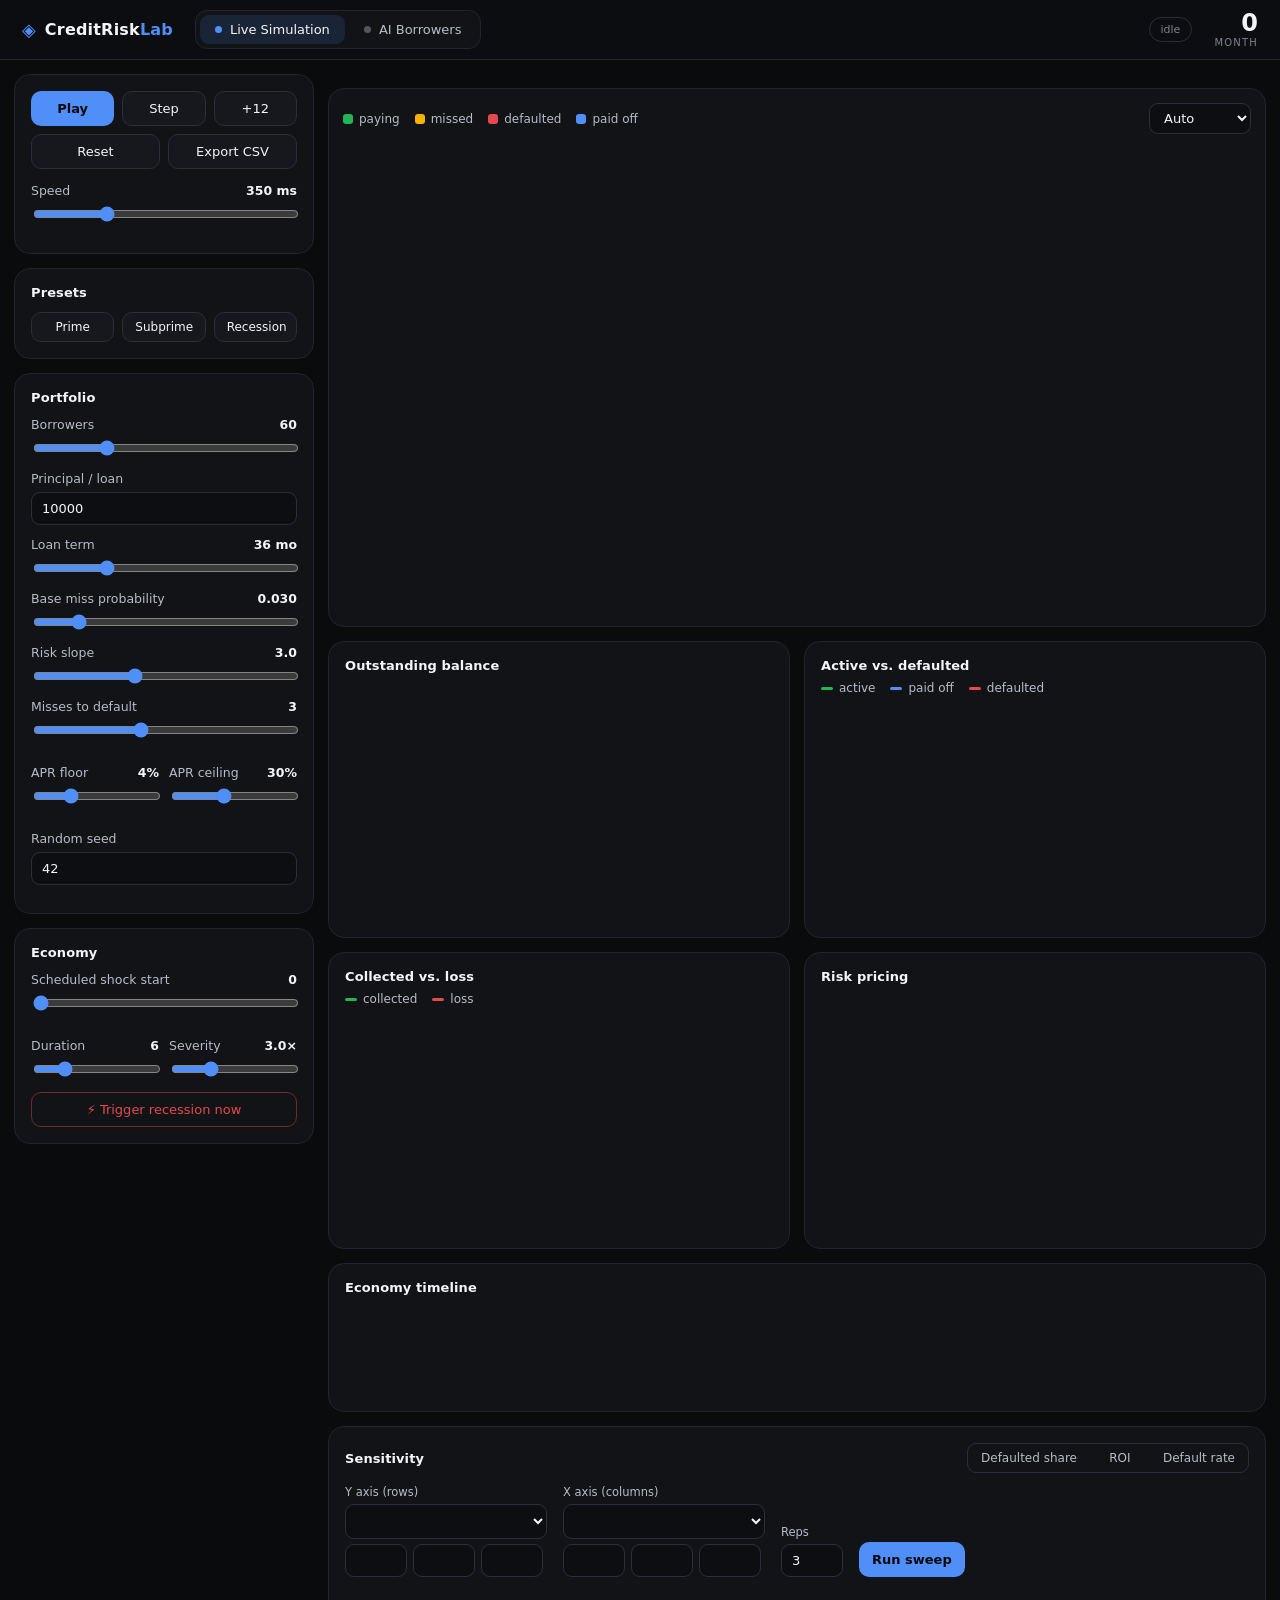
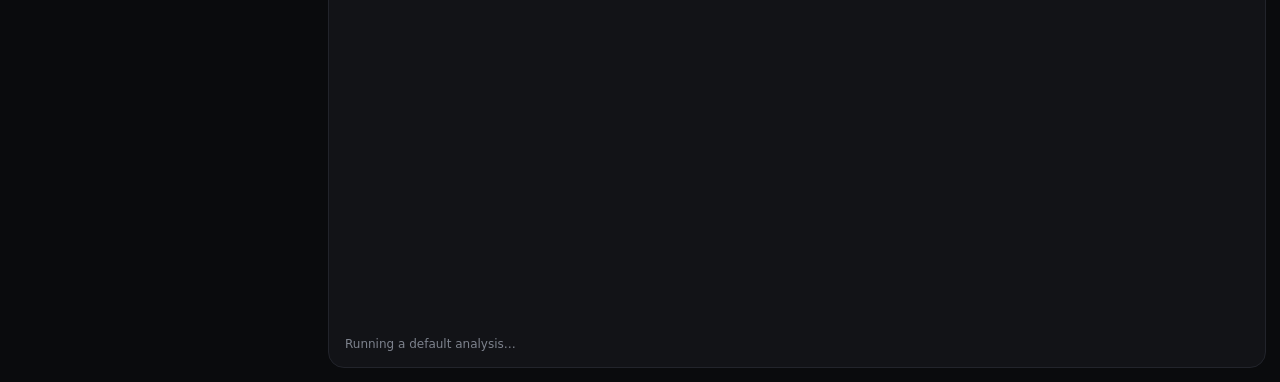
<file: Agent_Based_Credit_Risk_Modeling/web_app/static/index.html>
<!DOCTYPE html>
<html lang="en">
<head>
  <meta charset="utf-8" />
  <meta name="viewport" content="width=device-width, initial-scale=1" />
  <title>Credit-Risk Lab</title>
  <link rel="stylesheet" href="style.css" />
</head>
<body class="mode-sim">
  <header class="appbar">
    <div class="brand">
      <span class="logo">◈</span>
      <span class="brand-name">Credit&#8203;Risk<b>Lab</b></span>
    </div>

    <nav class="tabs" id="tabs">
      <button class="tab active" data-tab="sim"><span class="tdot"></span>Live Simulation</button>
      <button class="tab" data-tab="ai"><span class="tdot"></span>AI Borrowers</button>
    </nav>

    <div class="spacer"></div>
    <div id="run-status" class="status-pill">idle</div>
    <div class="month-badge">
      <span class="num" id="month-num">0</span>
      <span class="lbl">month</span>
    </div>
  </header>

  <div class="layout">
    <!-- ================= SIDEBAR ================= -->
    <aside class="sidebar">
      <section class="card">
        <div class="btn-row">
          <button class="btn btn-primary" id="play-btn">Play</button>
          <button class="btn" id="step-btn">Step</button>
          <button class="btn" id="step12-btn">+12</button>
        </div>
        <div class="btn-row" style="margin-top:8px">
          <button class="btn" id="reset-btn">Reset</button>
          <button class="btn" id="csv-btn">Export CSV</button>
        </div>
        <label class="field" style="margin-top:14px">
          <div class="row"><span>Speed</span><span class="val"><span id="speed-val">350</span> ms</span></div>
          <input type="range" id="play-interval" min="60" max="1200" step="20" value="350" />
        </label>
      </section>

      <!-- AI-only: persona guide -->
      <section class="card ai-only">
        <h2>AI Borrowers</h2>
        <p class="lede">Each borrower gets a name and a persona. At reset the AI reads every
          persona and assigns a reliability score that drives how often they miss. Hover a
          tile to meet them.</p>
        <div class="note" id="ai-note">Checking availability&hellip;</div>
      </section>

      <section class="card">
        <h2>Presets</h2>
        <div class="preset-row">
          <button class="btn preset" data-preset="prime">Prime</button>
          <button class="btn preset" data-preset="subprime">Subprime</button>
          <button class="btn preset" data-preset="recession">Recession</button>
        </div>
      </section>

      <section class="card">
        <h2>Portfolio</h2>
        <label class="field">
          <div class="row"><span>Borrowers</span><span class="val" id="n_borrowers-val">60</span></div>
          <input type="range" id="n_borrowers" min="10" max="200" step="5" value="60" />
        </label>
        <label class="field">
          <div class="row"><span>Principal / loan</span></div>
          <input type="number" id="principal" min="1000" step="500" value="10000" />
        </label>
        <label class="field">
          <div class="row"><span>Loan term</span><span class="val"><span id="loan_term_months-val">36</span> mo</span></div>
          <input type="range" id="loan_term_months" min="6" max="120" step="6" value="36" />
        </label>
        <label class="field">
          <div class="row"><span>Base miss probability</span><span class="val" id="base_default_prob-val">0.030</span></div>
          <input type="range" id="base_default_prob" min="0" max="0.2" step="0.005" value="0.03" />
        </label>
        <label class="field">
          <div class="row"><span>Risk slope</span><span class="val" id="risk_slope-val">3.0</span></div>
          <input type="range" id="risk_slope" min="0" max="8" step="0.5" value="3" />
        </label>
        <label class="field">
          <div class="row"><span>Misses to default</span><span class="val" id="max_consecutive_misses-val">3</span></div>
          <input type="range" id="max_consecutive_misses" min="1" max="6" step="1" value="3" />
        </label>
        <div class="two-col" style="gap:10px">
          <label class="field">
            <div class="row"><span>APR floor</span><span class="val" id="apr_floor-val">4%</span></div>
            <input type="range" id="apr_floor" min="0" max="0.15" step="0.005" value="0.04" />
          </label>
          <label class="field">
            <div class="row"><span>APR ceiling</span><span class="val" id="apr_ceiling-val">30%</span></div>
            <input type="range" id="apr_ceiling" min="0.1" max="0.6" step="0.01" value="0.30" />
          </label>
        </div>
        <label class="field">
          <div class="row"><span>Random seed</span></div>
          <input type="number" id="seed" step="1" value="42" />
        </label>
      </section>

      <section class="card">
        <h2>Economy</h2>
        <label class="field">
          <div class="row"><span>Scheduled shock start</span><span class="val" id="shock_start-val">0</span></div>
          <input type="range" id="shock_start" min="0" max="60" step="1" value="0" />
        </label>
        <div class="two-col" style="gap:10px">
          <label class="field">
            <div class="row"><span>Duration</span><span class="val" id="shock_duration-val">6</span></div>
            <input type="range" id="shock_duration" min="1" max="24" step="1" value="6" />
          </label>
          <label class="field">
            <div class="row"><span>Severity</span><span class="val" id="shock_severity-val">3.0&times;</span></div>
            <input type="range" id="shock_severity" min="1" max="8" step="0.5" value="3" />
          </label>
        </div>
        <button class="btn btn-danger" id="shock-btn" style="width:100%">&#9889; Trigger recession now</button>
      </section>
    </aside>

    <!-- ================= MAIN ================= -->
    <main class="main">
      <div class="kpi-row" id="kpi-row"></div>

      <section class="card field-card">
        <div class="field-head">
          <div class="legend">
            <span class="item"><span class="dot" style="background:var(--good)"></span>paying</span>
            <span class="item"><span class="dot" style="background:var(--warning)"></span>missed</span>
            <span class="item"><span class="dot" style="background:var(--critical)"></span>defaulted</span>
            <span class="item"><span class="dot" style="background:var(--blue)"></span>paid off</span>
          </div>
          <select class="field-select" id="view-select">
            <option value="auto">Auto</option>
            <option value="tiles">Tiles</option>
            <option value="heatmap">Heatmap</option>
          </select>
        </div>
        <svg id="field"></svg>
      </section>

      <div class="two-col">
        <section class="card">
          <h2>Outstanding balance</h2>
          <svg class="chart-svg" id="chart-outstanding"></svg>
        </section>
        <section class="card">
          <h2>Active vs. defaulted</h2>
          <div class="chart-legend">
            <span><span class="swatch" style="background:var(--good)"></span>active</span>
            <span><span class="swatch" style="background:var(--blue)"></span>paid off</span>
            <span><span class="swatch" style="background:var(--critical)"></span>defaulted</span>
          </div>
          <svg class="chart-svg" id="chart-population"></svg>
        </section>
      </div>

      <div class="two-col">
        <section class="card">
          <h2>Collected vs. loss</h2>
          <div class="chart-legend">
            <span><span class="swatch" style="background:var(--good)"></span>collected</span>
            <span><span class="swatch" style="background:var(--critical)"></span>loss</span>
          </div>
          <svg class="chart-svg" id="chart-cashflow"></svg>
        </section>
        <section class="card">
          <h2>Risk pricing</h2>
          <svg class="chart-svg" id="chart-pricing"></svg>
        </section>
      </div>

      <section class="card">
        <h2>Economy timeline</h2>
        <svg id="economy"></svg>
      </section>

      <section class="card">
        <div class="sens-head">
          <h2>Sensitivity</h2>
          <div class="sens-metric-toggle">
            <button class="btn seg" data-metric="defaulted_share">Defaulted share</button>
            <button class="btn seg" data-metric="roi">ROI</button>
            <button class="btn seg" data-metric="default_rate">Default rate</button>
          </div>
        </div>
        <div class="sens-controls">
          <div class="grp"><span>Y axis (rows)</span>
            <div class="mini"><select id="sens-y-param"></select></div>
            <div class="mini">
              <input type="number" id="sens-y-min" /><input type="number" id="sens-y-max" /><input type="number" id="sens-y-step" />
            </div>
          </div>
          <div class="grp"><span>X axis (columns)</span>
            <div class="mini"><select id="sens-x-param"></select></div>
            <div class="mini">
              <input type="number" id="sens-x-min" /><input type="number" id="sens-x-max" /><input type="number" id="sens-x-step" />
            </div>
          </div>
          <div class="grp"><span>Reps</span>
            <div class="mini"><input type="number" id="sens-reps" value="3" /></div>
          </div>
          <button class="btn btn-primary" id="sens-run">Run sweep</button>
        </div>
        <svg id="sensitivity-heatmap"></svg>
        <div class="sens-status" id="sens-status">Running a default analysis&hellip;</div>
      </section>
    </main>
  </div>

  <div class="tooltip" id="tooltip"></div>

  <!-- ================= scripts ================= -->
  <script src="https://d3js.org/d3.v7.min.js"></script>
  <script>
    // ---- Shared config + global state (loaded before the render modules) ----
    const PALETTE = {
      good: "#22b455", warning: "#f5b301", critical: "#e5484d", serious: "#ec835a",
      blue: "#4f8ff7", aqua: "#199e70", violet: "#9b8afb", gold: "#f5b301",
      text: "#f4f5f7", text2: "#b7bcc6", muted: "#7d828d", grid: "#23252b", axis: "#33363e",
      surface: "#121317",
    };

    function statusColor(b) {
      if (b.status === "defaulted") return PALETTE.critical;
      if (b.status === "paid_off") return PALETTE.blue;
      if (b.consecutive_misses > 0) return PALETTE.warning;
      return PALETTE.good;
    }

    const PARAM_DEFAULTS = {
      n_borrowers: 60, principal: 10000, loan_term_months: 36, base_default_prob: 0.03,
      risk_slope: 3, max_consecutive_misses: 3, apr_floor: 0.04, apr_ceiling: 0.30, seed: 42,
      shock_start: 0, shock_duration: 6, shock_severity: 3,
    };

    const PRESETS = {
      prime:     { n_borrowers: 60, base_default_prob: 0.015, risk_slope: 2, apr_floor: 0.03, apr_ceiling: 0.18, shock_start: 0 },
      subprime:  { n_borrowers: 80, base_default_prob: 0.06,  risk_slope: 5, apr_floor: 0.08, apr_ceiling: 0.45, shock_start: 0 },
      recession: { n_borrowers: 80, base_default_prob: 0.03,  risk_slope: 4, apr_floor: 0.05, apr_ceiling: 0.32, shock_start: 8, shock_duration: 10, shock_severity: 4 },
    };

    const S = { lastState: null, mode: "sim", sensMetric: "defaulted_share", sensResult: null, sensRan: false };

    const fmtMoney = (v) => "$" + d3.format(",.0f")(v);
    const fmtPct = (v) => d3.format(".1%")(v);
    const tooltipEl = () => document.getElementById("tooltip");
    function showTip(html, ev) {
      const t = tooltipEl();
      t.innerHTML = html; t.style.opacity = 1;
      t.style.left = (ev.clientX + 14) + "px";
      t.style.top = (ev.clientY + 14) + "px";
    }
    function hideTip() { tooltipEl().style.opacity = 0; }
  </script>
  <script src="field.js"></script>
  <script src="charts.js"></script>
  <script src="economy.js"></script>
  <script src="sensitivity.js"></script>
  <script src="app.js"></script>
</body>
</html>
</file>
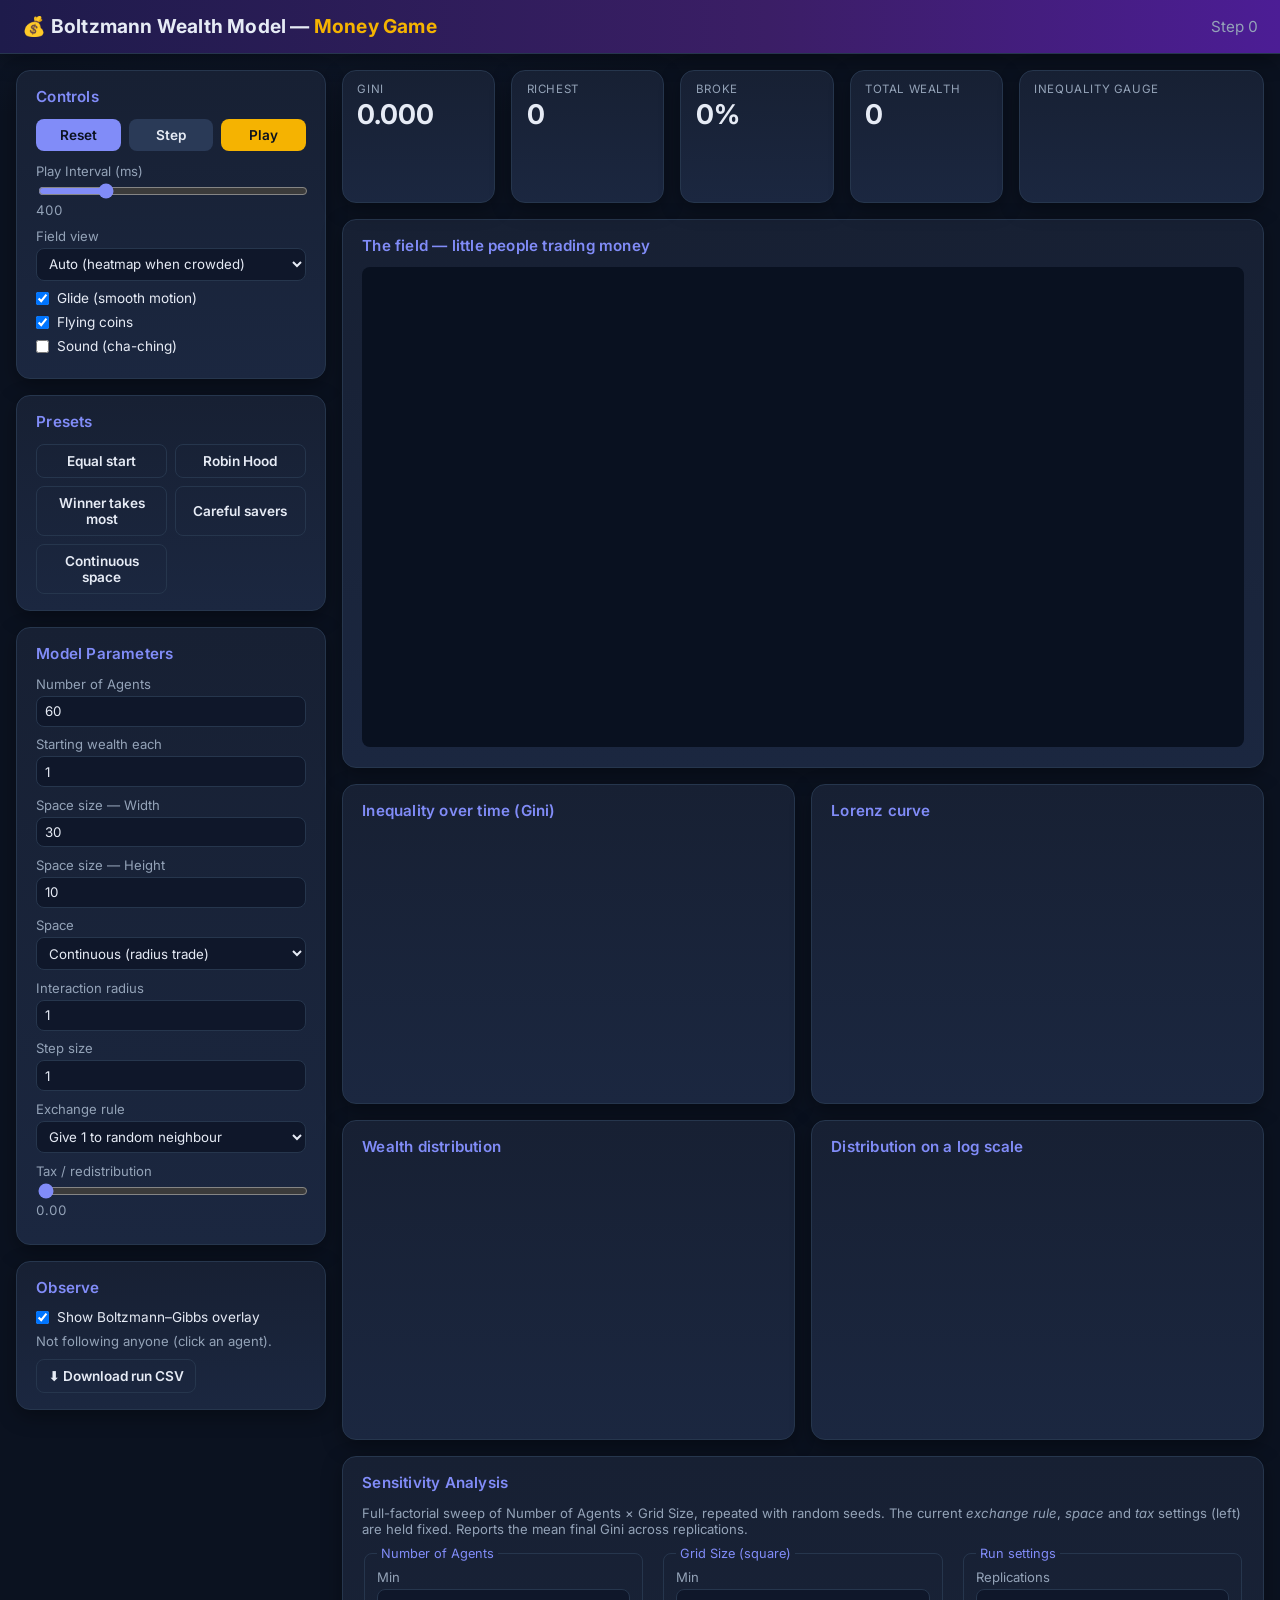
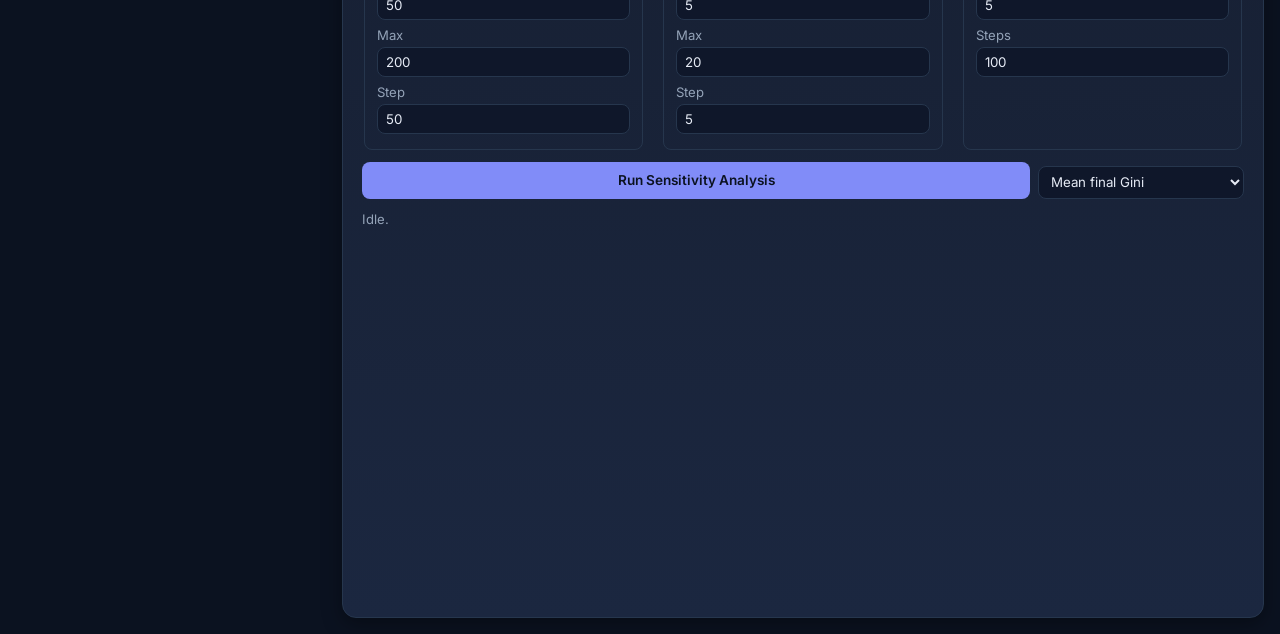
<file: Agent_Based_Modeling_Introduction/agent_based_modeling_mesa/boltzmann_wealth_model/static/index.html>
<!DOCTYPE html>
<html lang="en">
<head>
  <meta charset="UTF-8" />
  <title>Boltzmann Wealth Model — Money Game</title>
  <link rel="preconnect" href="https://fonts.googleapis.com" />
  <link rel="preconnect" href="https://fonts.gstatic.com" crossorigin />
  <link href="https://fonts.googleapis.com/css2?family=Inter:wght@400;500;600;700&display=swap" rel="stylesheet" />
  <link rel="stylesheet" href="style.css" />
</head>
<body>
  <header class="appbar">
    <h1>💰 Boltzmann Wealth Model — <span class="accent">Money Game</span></h1>
    <span class="step-counter">Step <span id="step-value">0</span></span>
  </header>

  <div class="layout">
    <aside class="sidebar">
      <div class="card">
        <h2>Controls</h2>
        <div class="control-row">
          <button id="reset-btn" class="btn btn-primary">Reset</button>
          <button id="step-btn" class="btn">Step</button>
          <button id="play-btn" class="btn btn-accent">Play</button>
        </div>
        <label>Play Interval (ms)
          <input type="range" id="play-interval" min="60" max="1500" step="20" value="400" />
          <span id="play-interval-value" class="mono">400</span>
        </label>
        <label>Field view
          <select id="view-select">
            <option value="auto">Auto (heatmap when crowded)</option>
            <option value="sprites">People (sprites)</option>
            <option value="heatmap">Wealth heatmap</option>
          </select>
        </label>
        <div class="checkbox-row"><input type="checkbox" id="glide-toggle" checked /><label for="glide-toggle">Glide (smooth motion)</label></div>
        <div class="checkbox-row"><input type="checkbox" id="animate-toggle" checked /><label for="animate-toggle">Flying coins</label></div>
        <div class="checkbox-row"><input type="checkbox" id="sound-toggle" /><label for="sound-toggle">Sound (cha-ching)</label></div>
      </div>

      <div class="card">
        <h2>Presets</h2>
        <div class="preset-grid">
          <button class="btn btn-ghost" data-preset="equal_start">Equal start</button>
          <button class="btn btn-ghost" data-preset="robin_hood">Robin Hood</button>
          <button class="btn btn-ghost" data-preset="winner_takes">Winner takes most</button>
          <button class="btn btn-ghost" data-preset="savers">Careful savers</button>
          <button class="btn btn-ghost" data-preset="continuous">Continuous space</button>
        </div>
      </div>

      <div class="card">
        <h2>Model Parameters</h2>
        <label>Number of Agents <input type="number" id="n" value="60" min="2" max="1000" /></label>
        <label>Starting wealth each <input type="number" id="initial_wealth" value="1" min="1" max="100" /></label>
        <label>Space size — Width <input type="number" id="width" value="30" min="2" max="60" /></label>
        <label>Space size — Height <input type="number" id="height" value="10" min="2" max="60" /></label>
        <label>Space
          <select id="space_mode">
            <option value="grid">Grid (same-cell trade)</option>
            <option value="continuous" selected>Continuous (radius trade)</option>
          </select>
        </label>
        <label class="continuous-only">Interaction radius <input type="number" id="interaction_radius" value="1" min="0.3" max="6" step="0.1" /></label>
        <label class="continuous-only">Step size <input type="number" id="step_size" value="1" min="0.1" max="4" step="0.1" /></label>
        <label>Exchange rule
          <select id="exchange_rule">
            <option value="random">Give 1 to random neighbour</option>
            <option value="give_to_poorer">Give 1 to the poorest neighbour</option>
            <option value="give_fraction">Give a fraction of wealth</option>
            <option value="saving_propensity">Saving propensity (pooling)</option>
          </select>
        </label>
        <label id="give_fraction-row">Give fraction <input type="number" id="give_fraction" value="0.5" min="0.05" max="1" step="0.05" /></label>
        <label id="saving_lambda-row">Saving λ (keep) <input type="number" id="saving_lambda" value="0.5" min="0" max="0.95" step="0.05" /></label>
        <label>Tax / redistribution
          <input type="range" id="tax_rate" min="0" max="0.5" step="0.01" value="0" />
          <span id="tax_rate-value" class="mono">0.00</span>
        </label>
      </div>

      <div class="card">
        <h2>Observe</h2>
        <div class="checkbox-row"><input type="checkbox" id="theory-toggle" checked /><label for="theory-toggle">Show Boltzmann–Gibbs overlay</label></div>
        <p id="follow-status" class="hint">Not following anyone (click an agent).</p>
        <button id="download-csv" class="btn btn-ghost">⬇ Download run CSV</button>
      </div>
    </aside>

    <main class="main">
      <div class="kpi-row">
        <div class="tile"><span class="tile-label">Gini</span><span id="kpi-gini-value" class="tile-value">0.000</span><svg id="kpi-gini-spark" class="spark"></svg></div>
        <div class="tile"><span class="tile-label">Richest</span><span id="kpi-richest-value" class="tile-value">0</span><svg id="kpi-richest-spark" class="spark"></svg></div>
        <div class="tile"><span class="tile-label">Broke</span><span id="kpi-broke-value" class="tile-value">0%</span><svg id="kpi-broke-spark" class="spark"></svg></div>
        <div class="tile"><span class="tile-label">Total wealth</span><span id="kpi-total-value" class="tile-value">0</span><svg id="kpi-total-spark" class="spark"></svg></div>
        <div class="tile tile-gauge"><span class="tile-label">Inequality gauge</span><svg id="gini-gauge"></svg></div>
      </div>

      <div class="card">
        <h2>The field — little people trading money</h2>
        <svg id="field"></svg>
      </div>

      <div class="two-col">
        <div class="card"><h2>Inequality over time (Gini)</h2><svg id="gini-chart"></svg></div>
        <div class="card"><h2>Lorenz curve</h2><svg id="lorenz-chart"></svg></div>
      </div>

      <div class="two-col">
        <div class="card"><h2>Wealth distribution</h2><svg id="histogram"></svg></div>
        <div class="card"><h2>Distribution on a log scale</h2><svg id="log-dist"></svg></div>
      </div>

      <div class="card" id="follow-card" style="display:none">
        <h2>Followed agent — personal wealth over time</h2>
        <svg id="follow-chart"></svg>
        <button id="clear-follow" class="btn btn-ghost">Stop following</button>
      </div>

      <div class="card">
        <h2>Sensitivity Analysis</h2>
        <p class="hint">
          Full-factorial sweep of Number of Agents × Grid Size, repeated with random
          seeds. The current <em>exchange rule</em>, <em>space</em> and <em>tax</em> settings
          (left) are held fixed. Reports the mean final Gini across replications.
        </p>
        <div class="sensitivity-grid">
          <fieldset>
            <legend>Number of Agents</legend>
            <label>Min <input type="number" id="sens-n-min" value="50" step="10" /></label>
            <label>Max <input type="number" id="sens-n-max" value="200" step="10" /></label>
            <label>Step <input type="number" id="sens-n-step" value="50" step="10" /></label>
          </fieldset>
          <fieldset>
            <legend>Grid Size (square)</legend>
            <label>Min <input type="number" id="sens-grid-min" value="5" step="1" /></label>
            <label>Max <input type="number" id="sens-grid-max" value="20" step="1" /></label>
            <label>Step <input type="number" id="sens-grid-step" value="5" step="1" /></label>
          </fieldset>
          <fieldset>
            <legend>Run settings</legend>
            <label>Replications <input type="number" id="sens-replications" value="5" min="1" max="50" /></label>
            <label>Steps <input type="number" id="sens-steps" value="100" min="10" max="2000" /></label>
          </fieldset>
        </div>
        <div class="control-row">
          <button id="sensitivity-btn" class="btn btn-primary">Run Sensitivity Analysis</button>
          <select id="sensitivity-metric">
            <option value="mean_final_gini">Mean final Gini</option>
            <option value="mean_max_wealth">Mean richest-agent wealth</option>
          </select>
        </div>
        <p id="sensitivity-status" class="hint">Idle.</p>
        <svg id="sensitivity-heatmap"></svg>
      </div>
    </main>
  </div>

  <script src="https://d3js.org/d3.v7.min.js"></script>
  <script src="config.js"></script>
  <script src="sprites.js"></script>
  <script src="charts.js"></script>
  <script src="field.js"></script>
  <script src="sensitivity.js"></script>
  <script src="app.js"></script>
</body>
</html>
</file>
<file: Agent_Based_Credit_Risk_Modeling/web_app/static/style.css>
/* Credit-Risk Lab -- dark UI.
   Colours follow the dataviz reference palette (status good/warning/serious/critical +
   categorical hues), stepped for a near-black surface. */

:root {
  --page: #0a0b0d;
  --card: #121317;
  --card-hi: #16181d;
  --text: #f4f5f7;
  --text-2: #b7bcc6;
  --muted: #7d828d;
  --grid: #23252b;
  --axis: #33363e;
  --border: #22242b;
  --border-hi: #2c2f38;

  --blue: #4f8ff7;
  --violet: #9b8afb;
  --aqua: #199e70;
  --gold: #f5b301;
  --good: #22b455;
  --warning: #f5b301;
  --serious: #ec835a;
  --critical: #e5484d;

  /* accent is re-pointed per tab (blue for Simulation, violet for AI Borrowers) */
  --accent: var(--blue);
  --accent-soft: rgba(79, 143, 247, 0.14);

  --radius: 16px;
  --gap: 14px;
  --font: system-ui, -apple-system, "Segoe UI", Roboto, sans-serif;
}

body.mode-ai {
  --accent: var(--violet);
  --accent-soft: rgba(155, 138, 251, 0.16);
}

* { box-sizing: border-box; }

body {
  margin: 0;
  font-family: var(--font);
  color: var(--text);
  background: var(--page);
  min-height: 100vh;
  -webkit-font-smoothing: antialiased;
}

/* ---- app bar -------------------------------------------------------------- */
.appbar {
  display: flex;
  align-items: center;
  gap: 22px;
  padding: 0 22px;
  height: 60px;
  background: rgba(14, 15, 18, 0.85);
  border-bottom: 1px solid var(--border);
  position: sticky;
  top: 0;
  z-index: 30;
  backdrop-filter: blur(10px);
}
.brand { display: flex; align-items: center; gap: 9px; }
.brand .logo { color: var(--accent); font-size: 18px; transition: color 0.25s; }
.brand-name { font-size: 16px; font-weight: 600; letter-spacing: 0.2px; }
.brand-name b { font-weight: 700; color: var(--accent); transition: color 0.25s; }

.tabs { display: flex; gap: 4px; background: var(--card); border: 1px solid var(--border); border-radius: 12px; padding: 4px; }
.tab {
  display: flex; align-items: center; gap: 8px;
  border: none; background: transparent; color: var(--text-2);
  font: inherit; font-size: 13px; font-weight: 500;
  padding: 7px 15px; border-radius: 9px; cursor: pointer;
  transition: background 0.15s, color 0.15s;
}
.tab .tdot { width: 7px; height: 7px; border-radius: 50%; background: currentColor; opacity: 0.4; }
.tab:hover { color: var(--text); }
.tab.active { background: var(--accent-soft); color: var(--text); }
.tab.active .tdot { background: var(--accent); opacity: 1; }

.spacer { flex: 1; }
.month-badge { display: flex; flex-direction: column; align-items: flex-end; line-height: 1; }
.month-badge .num { font-size: 24px; font-weight: 700; font-variant-numeric: tabular-nums; }
.month-badge .lbl { font-size: 10px; color: var(--muted); text-transform: uppercase; letter-spacing: 1.2px; margin-top: 3px; }
.status-pill { font-size: 11px; padding: 5px 11px; border-radius: 999px; border: 1px solid var(--border-hi); color: var(--muted); }
.status-pill.running { color: var(--good); border-color: rgba(34, 180, 85, 0.4); }
.status-pill.done { color: var(--muted); }

/* ---- layout --------------------------------------------------------------- */
.layout { display: flex; gap: var(--gap); padding: var(--gap); align-items: flex-start; max-width: 1720px; margin: 0 auto; }
.sidebar { width: 300px; flex: 0 0 300px; display: flex; flex-direction: column; gap: var(--gap); position: sticky; top: 74px; }
.main { flex: 1; min-width: 0; display: flex; flex-direction: column; gap: var(--gap); }

.card { background: var(--card); border: 1px solid var(--border); border-radius: var(--radius); padding: 16px; }
.card h2 { font-size: 13px; margin: 0 0 12px; font-weight: 600; color: var(--text); letter-spacing: 0.1px; }
.lede { font-size: 12.5px; color: var(--text-2); line-height: 1.5; margin: 0 0 10px; }

/* AI-only cards appear only on the AI tab */
.ai-only { display: none; }
body.mode-ai .ai-only { display: block; }

/* ---- controls ------------------------------------------------------------- */
.btn-row { display: flex; gap: 8px; flex-wrap: wrap; }
.btn {
  flex: 1; min-width: 60px; padding: 9px 12px;
  border-radius: 10px; border: 1px solid var(--border-hi);
  background: var(--card-hi); color: var(--text);
  font: inherit; font-size: 13px; cursor: pointer;
  transition: transform 0.06s, background 0.15s, border-color 0.15s;
}
.btn:hover { background: #1e2027; border-color: #363a44; }
.btn:active { transform: translateY(1px); }
.btn:disabled { opacity: 0.4; cursor: not-allowed; }
.btn-primary { background: var(--accent); border-color: transparent; color: #08090c; font-weight: 600; }
.btn-primary:hover { filter: brightness(1.08); background: var(--accent); }
.btn-danger { background: transparent; border-color: rgba(229, 72, 77, 0.45); color: var(--critical); }
.btn-danger:hover { background: rgba(229, 72, 77, 0.12); }

label.field { display: block; margin: 12px 0; font-size: 12.5px; color: var(--text-2); }
label.field .row { display: flex; justify-content: space-between; align-items: baseline; margin-bottom: 6px; }
label.field .val { color: var(--text); font-weight: 600; font-variant-numeric: tabular-nums; }
input[type="number"], select {
  width: 100%; padding: 8px 10px; border-radius: 9px;
  border: 1px solid var(--border-hi); background: #0d0e11; color: var(--text);
  font: inherit; font-size: 13px;
}
input[type="number"]:focus, select:focus { outline: none; border-color: var(--accent); }
input[type="range"] { width: 100%; accent-color: var(--accent); }

.preset-row { display: flex; gap: 8px; flex-wrap: wrap; }
.preset { font-size: 12px; padding: 7px 12px; }

.note { font-size: 11.5px; color: var(--muted); line-height: 1.45; }
.note.warn { color: var(--warning); }
.note.ok { color: var(--good); }

/* ---- KPI tiles ------------------------------------------------------------ */
.kpi-row { display: grid; grid-template-columns: repeat(6, 1fr); gap: var(--gap); }
.kpi { background: var(--card); border: 1px solid var(--border); border-radius: var(--radius); padding: 13px 15px; position: relative; overflow: hidden; }
.kpi .k-label { font-size: 10.5px; text-transform: uppercase; letter-spacing: 0.7px; color: var(--muted); }
.kpi .k-value { font-size: 23px; font-weight: 700; margin-top: 6px; font-variant-numeric: tabular-nums; letter-spacing: -0.3px; }
.kpi .k-spark { position: absolute; right: 6px; bottom: 6px; width: 66px; height: 26px; opacity: 0.85; }
.kpi.good .k-value { color: var(--good); }
.kpi.bad .k-value { color: var(--critical); }

/* ---- field / vault -------------------------------------------------------- */
.field-card { padding: 14px; }
.field-head { display: flex; align-items: center; gap: 16px; margin-bottom: 8px; flex-wrap: wrap; }
.legend { display: flex; gap: 15px; flex-wrap: wrap; font-size: 12px; color: var(--text-2); }
.legend .item { display: flex; align-items: center; gap: 6px; }
.legend .dot { width: 10px; height: 10px; border-radius: 3px; }
#field { width: 100%; height: 470px; display: block; }
/* Let the tile background receive hover; overlays must not intercept the pointer. */
#field text, #field rect.balbar, #field g.fx { pointer-events: none; }
#field rect.bg { cursor: pointer; }
.field-select { margin-left: auto; width: auto; padding: 6px 10px; }

/* ---- charts --------------------------------------------------------------- */
.two-col { display: grid; grid-template-columns: 1fr 1fr; gap: var(--gap); }
.chart-svg { width: 100%; height: 220px; display: block; }
.chart-legend { display: flex; gap: 15px; font-size: 12px; color: var(--text-2); margin: -4px 0 6px; }
.chart-legend .swatch { width: 12px; height: 3px; border-radius: 2px; display: inline-block; margin-right: 6px; vertical-align: middle; }

/* ---- economy strip -------------------------------------------------------- */
#economy { width: 100%; height: 88px; display: block; }

/* ---- sensitivity ---------------------------------------------------------- */
.sens-head { display: flex; align-items: center; justify-content: space-between; margin-bottom: 12px; }
.sens-head h2 { margin: 0; }
.sens-metric-toggle { display: flex; gap: 0; border: 1px solid var(--border-hi); border-radius: 9px; overflow: hidden; }
.btn.seg { flex: none; border: none; border-radius: 0; background: transparent; color: var(--text-2); font-size: 12px; padding: 7px 13px; }
.btn.seg.active { background: var(--accent-soft); color: var(--text); }
.sens-controls { display: flex; gap: 16px; flex-wrap: wrap; align-items: flex-end; margin-bottom: 12px; }
.sens-controls .grp { display: flex; flex-direction: column; gap: 5px; font-size: 11.5px; color: var(--text-2); }
.sens-controls .grp .mini { display: flex; gap: 6px; }
.sens-controls input[type="number"] { width: 62px; }
.sens-controls select { width: 202px; }
.sens-controls .btn-primary { flex: 0 0 auto; }
#sensitivity-heatmap { width: 100%; height: 340px; display: block; }
.sens-status { font-size: 12px; color: var(--muted); margin-top: 8px; }

/* ---- axis / svg text ------------------------------------------------------ */
.axis line, .axis path { stroke: var(--axis); }
.grid line { stroke: var(--grid); }
.tick text { fill: var(--muted); font-size: 10.5px; }
.axis-label { fill: var(--text-2); font-size: 11px; }

.tooltip {
  position: fixed; pointer-events: none;
  background: #05060a; border: 1px solid var(--border-hi); border-radius: 10px;
  padding: 9px 11px; font-size: 12px; color: var(--text);
  box-shadow: 0 10px 30px rgba(0, 0, 0, 0.5);
  opacity: 0; transition: opacity 0.1s; z-index: 50; max-width: 250px; line-height: 1.45;
}
.tooltip .tt-name { font-weight: 700; }
.tooltip .tt-persona { color: var(--accent); }

@media (max-width: 1100px) {
  .layout { flex-direction: column; }
  .sidebar { width: 100%; flex: 1; position: static; }
  .kpi-row { grid-template-columns: repeat(3, 1fr); }
  .two-col { grid-template-columns: 1fr; }
  .tabs { order: 3; }
}
</file>
<file: Agent_Based_Modeling_Introduction/agent_based_modeling_mesa/boltzmann_wealth_model/static/style.css>
:root {
  /* design tokens */
  --primary: #818cf8;
  --accent: #f5b301;
  --bg: #0b1220;
  --panel: #0f172a;
  --card-bg: #172033;
  --card-bg-2: #1b2740;
  --text: #e6ebf5;
  --muted: #94a3b8;
  --border: #26364d;
  --radius: 14px;
  --radius-sm: 8px;
  --shadow: 0 6px 20px rgba(0, 0, 0, 0.35);
  --gap: 16px;
  --font: "Inter", system-ui, -apple-system, "Segoe UI", Roboto, sans-serif;
}

* { box-sizing: border-box; }

body {
  margin: 0;
  font-family: var(--font);
  background: radial-gradient(1200px 600px at 20% -10%, #16233d 0%, var(--bg) 60%);
  color: var(--text);
  min-height: 100vh;
}

.mono { font-variant-numeric: tabular-nums; color: var(--muted); }
.accent { color: var(--accent); }

.appbar {
  background: linear-gradient(90deg, #1e1b4b, #3b1e66 60%, #4c1d95);
  padding: 0.9rem 1.4rem;
  display: flex;
  align-items: center;
  justify-content: space-between;
  border-bottom: 1px solid var(--border);
  box-shadow: var(--shadow);
}
.appbar h1 { margin: 0; font-size: 1.2rem; font-weight: 700; letter-spacing: 0.2px; }
.step-counter { font-size: 0.95rem; color: var(--muted); font-variant-numeric: tabular-nums; }

.layout { display: flex; gap: var(--gap); padding: var(--gap); align-items: flex-start; }
.sidebar { width: 310px; display: flex; flex-direction: column; gap: var(--gap); flex-shrink: 0; }
.main { flex: 1; display: flex; flex-direction: column; gap: var(--gap); min-width: 0; }

.two-col { display: flex; gap: var(--gap); }
.two-col .card { flex: 1; min-width: 0; }

.card {
  background: linear-gradient(180deg, var(--card-bg), var(--card-bg-2));
  border: 1px solid var(--border);
  border-radius: var(--radius);
  padding: 1rem 1.2rem;
  box-shadow: var(--shadow);
}
.card h2 { margin: 0 0 0.8rem 0; font-size: 0.95rem; font-weight: 600; color: var(--primary); letter-spacing: 0.2px; }

label { display: block; font-size: 0.82rem; margin-bottom: 0.6rem; color: var(--muted); }

input[type="number"], input[type="range"], select { width: 100%; margin-top: 0.25rem; accent-color: var(--primary); }
input[type="number"], select {
  padding: 0.4rem 0.5rem; background: var(--panel); color: var(--text);
  border: 1px solid var(--border); border-radius: var(--radius-sm); font-family: var(--font);
}

.checkbox-row { display: flex; align-items: center; gap: 0.5rem; margin-bottom: 0.5rem; }
.checkbox-row input { width: auto; margin: 0; }
.checkbox-row label { margin: 0; color: var(--text); font-size: 0.85rem; }

.control-row { display: flex; gap: 0.5rem; margin-bottom: 0.8rem; }
.preset-grid { display: grid; grid-template-columns: 1fr 1fr; gap: 0.5rem; }

.btn {
  flex: 1; padding: 0.5rem 0.7rem; border: none; border-radius: var(--radius-sm);
  background: #2a3a57; color: var(--text); font-weight: 600; cursor: pointer;
  transition: transform 0.08s, filter 0.15s; font-family: var(--font); font-size: 0.85rem;
}
.btn:hover { filter: brightness(1.12); }
.btn:active { transform: translateY(1px); }
.btn:disabled { opacity: 0.5; cursor: default; }
.btn-primary { background: var(--primary); color: #0b1220; }
.btn-accent { background: var(--accent); color: #0b1220; }
.btn-ghost { background: transparent; border: 1px solid var(--border); color: var(--text); }

/* KPI row */
.kpi-row { display: grid; grid-template-columns: repeat(4, 1fr) 1.6fr; gap: var(--gap); }
.tile {
  background: linear-gradient(180deg, var(--card-bg), var(--card-bg-2));
  border: 1px solid var(--border); border-radius: var(--radius);
  padding: 0.7rem 0.9rem; display: flex; flex-direction: column; gap: 0.15rem; box-shadow: var(--shadow);
  position: relative; overflow: hidden;
}
.tile-label { font-size: 0.72rem; color: var(--muted); text-transform: uppercase; letter-spacing: 0.6px; }
.tile-value { font-size: 1.7rem; font-weight: 700; }
.spark { width: 100%; height: 30px; }
.tile-gauge { align-items: stretch; }
#gini-gauge { width: 100%; height: 92px; }

.hint { font-size: 0.82rem; color: var(--muted); margin: 0.4rem 0 0.6rem 0; }

/* field */
#field { width: 100%; height: 480px; background: #091120; border-radius: var(--radius-sm); }

/* charts */
#gini-chart, #lorenz-chart, #histogram, #log-dist, #follow-chart { width: 100%; height: 250px; }

.plot-area .x-axis text, .plot-area .y-axis text,
#histogram .tick text, #log-dist .tick text, #sensitivity-heatmap text { fill: var(--text); font-size: 12px; }
.plot-area .x-axis path, .plot-area .x-axis line,
.plot-area .y-axis path, .plot-area .y-axis line,
#histogram path.domain, #histogram .tick line { stroke: var(--border); }
.plot-area .grid-lines line { stroke: var(--border); shape-rendering: crispEdges; }

/* sensitivity */
.sensitivity-grid { display: flex; gap: 1rem; flex-wrap: wrap; margin-bottom: 0.75rem; }
.sensitivity-grid fieldset { border: 1px solid var(--border); border-radius: var(--radius-sm); padding: 0.5rem 0.75rem; flex: 1; min-width: 160px; }
.sensitivity-grid legend { font-size: 0.8rem; color: var(--primary); padding: 0 0.25rem; }
.sensitivity-grid label { margin-bottom: 0.4rem; }
#sensitivity-metric { width: auto; }
#sensitivity-heatmap { width: 100%; height: 360px; }
#sensitivity-heatmap text { font-size: 13px; }
#sensitivity-heatmap .heatmap-cell-label { font-size: 11px; text-anchor: middle; dominant-baseline: central; }

@media (max-width: 1100px) {
  .kpi-row { grid-template-columns: repeat(2, 1fr); }
  .two-col { flex-direction: column; }
}
</file>
